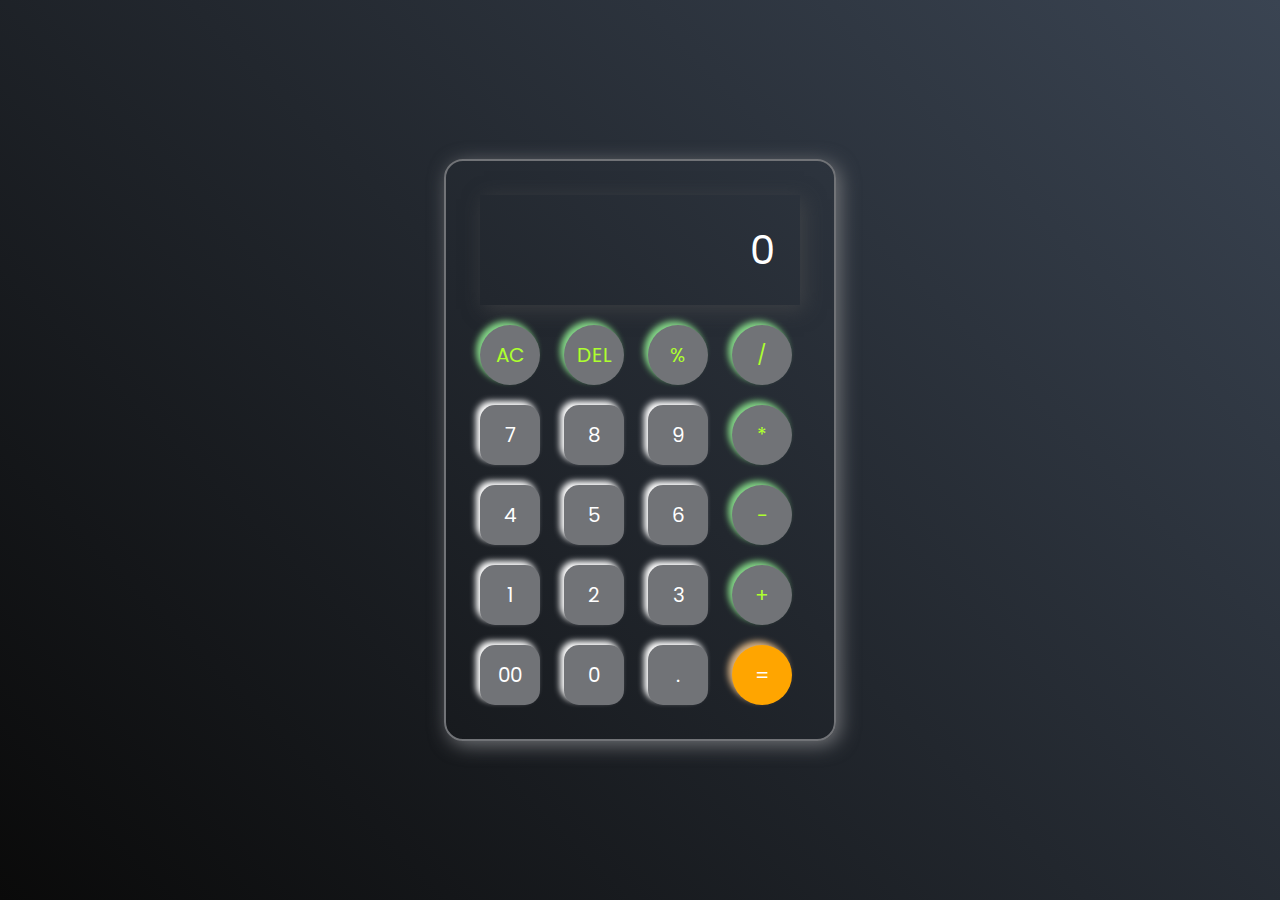
<file: calculator/index.html>
<!DOCTYPE html>
<html lang="en">
<head>
    <meta charset="UTF-8">
    <meta name="viewport" content="width=device-width, initial-scale=1.0">

    <link rel="stylesheet" href="style.css">
    <title>Calculator</title>
</head>
<body>
    <div class="calculator">
        <input type="text" placeholder="0" id="inputbox">

        <div>
            <button class="operator">AC</button>
            <button class="operator">DEL</button>
            <button class="operator">%</button>
            <button class="operator">/</button>
            
        </div>
        <div>
            <button>7</button>
            <button>8</button>
            <button>9</button>
            <button class="operator">*</button>
            
        </div>
        <div>
            <button>4</button>
            <button>5</button>
            <button>6</button>
            <button class="operator">-</button>
            
        </div>
        <div>
            <button>1</button>
            <button>2</button>
            <button>3</button>
            <button  class="operator">+</button>
            
        </div>
        <div>
            <button>00</button>
            <button>0</button>
            <button>.</button>
            <button class="equalto">=</button>
            
        </div>
    </div>

    <script src="script.js"></script>
    
</body>
</html>
</file>
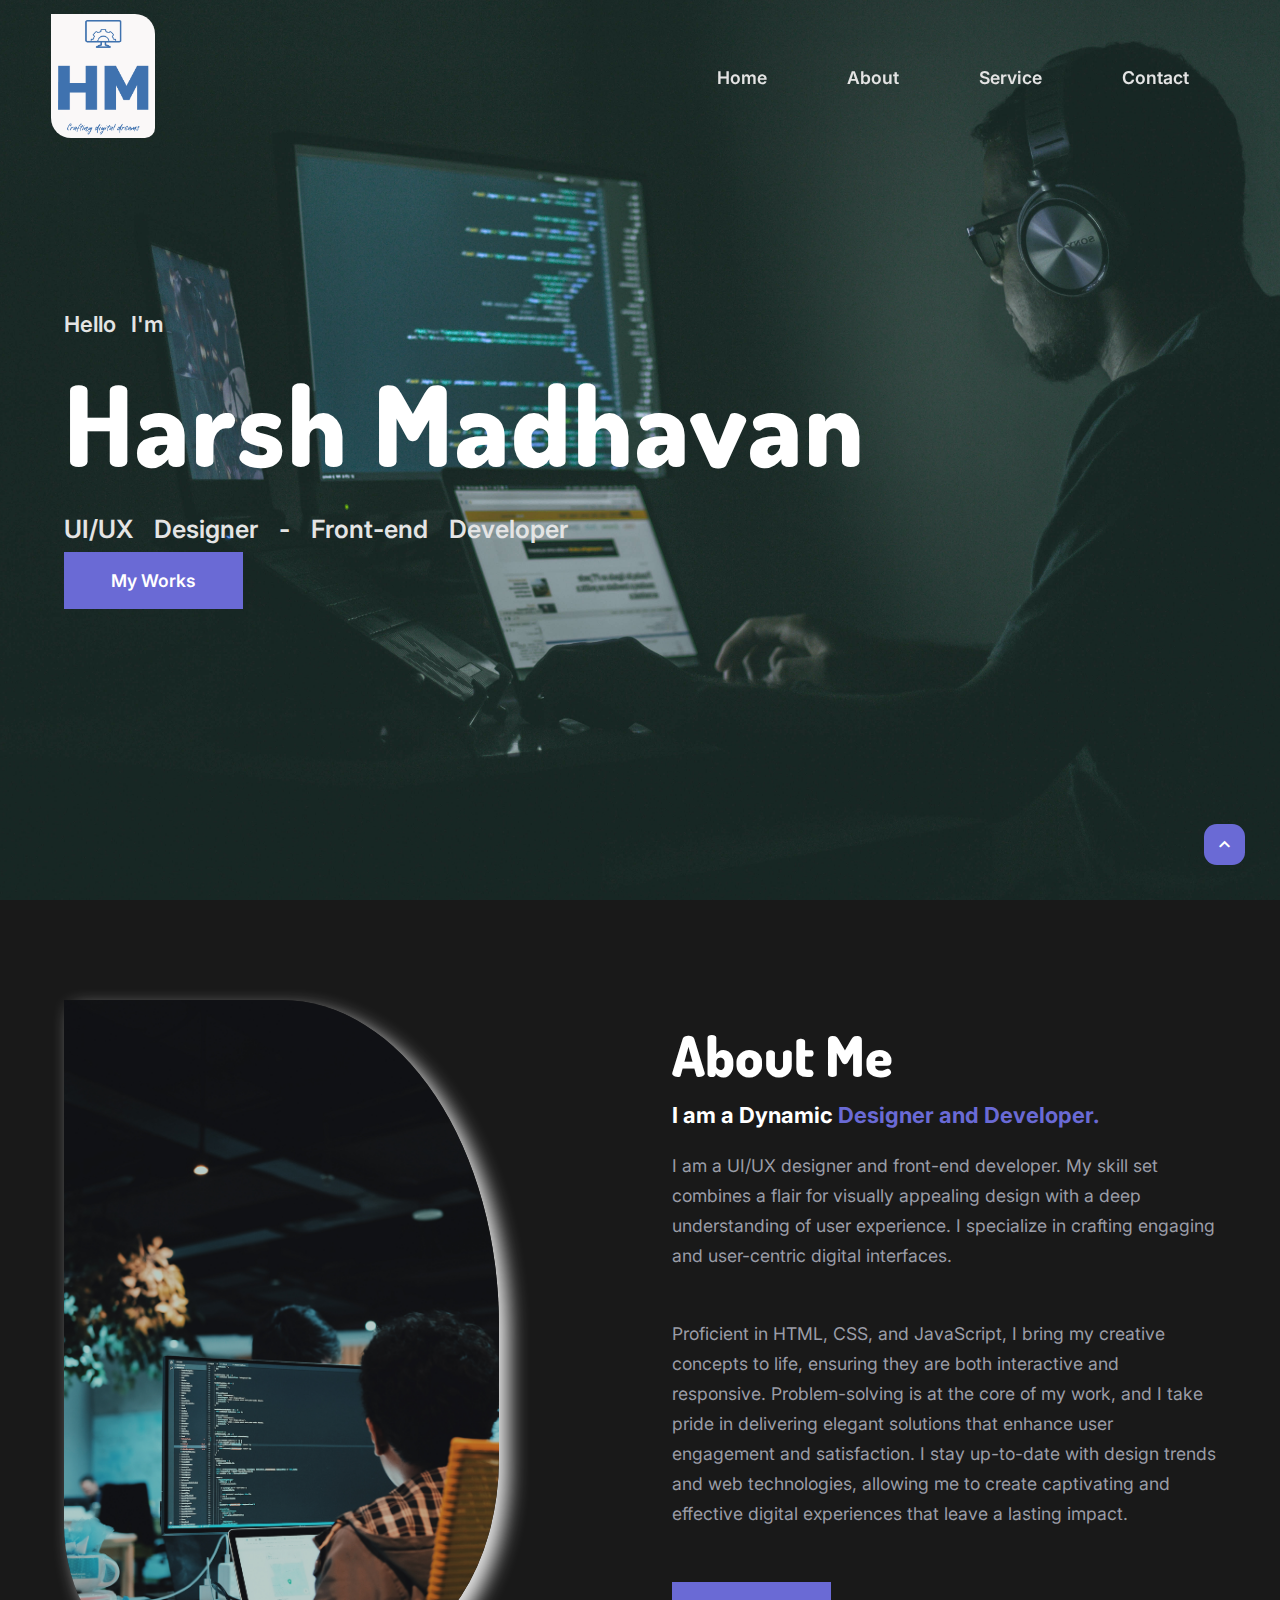
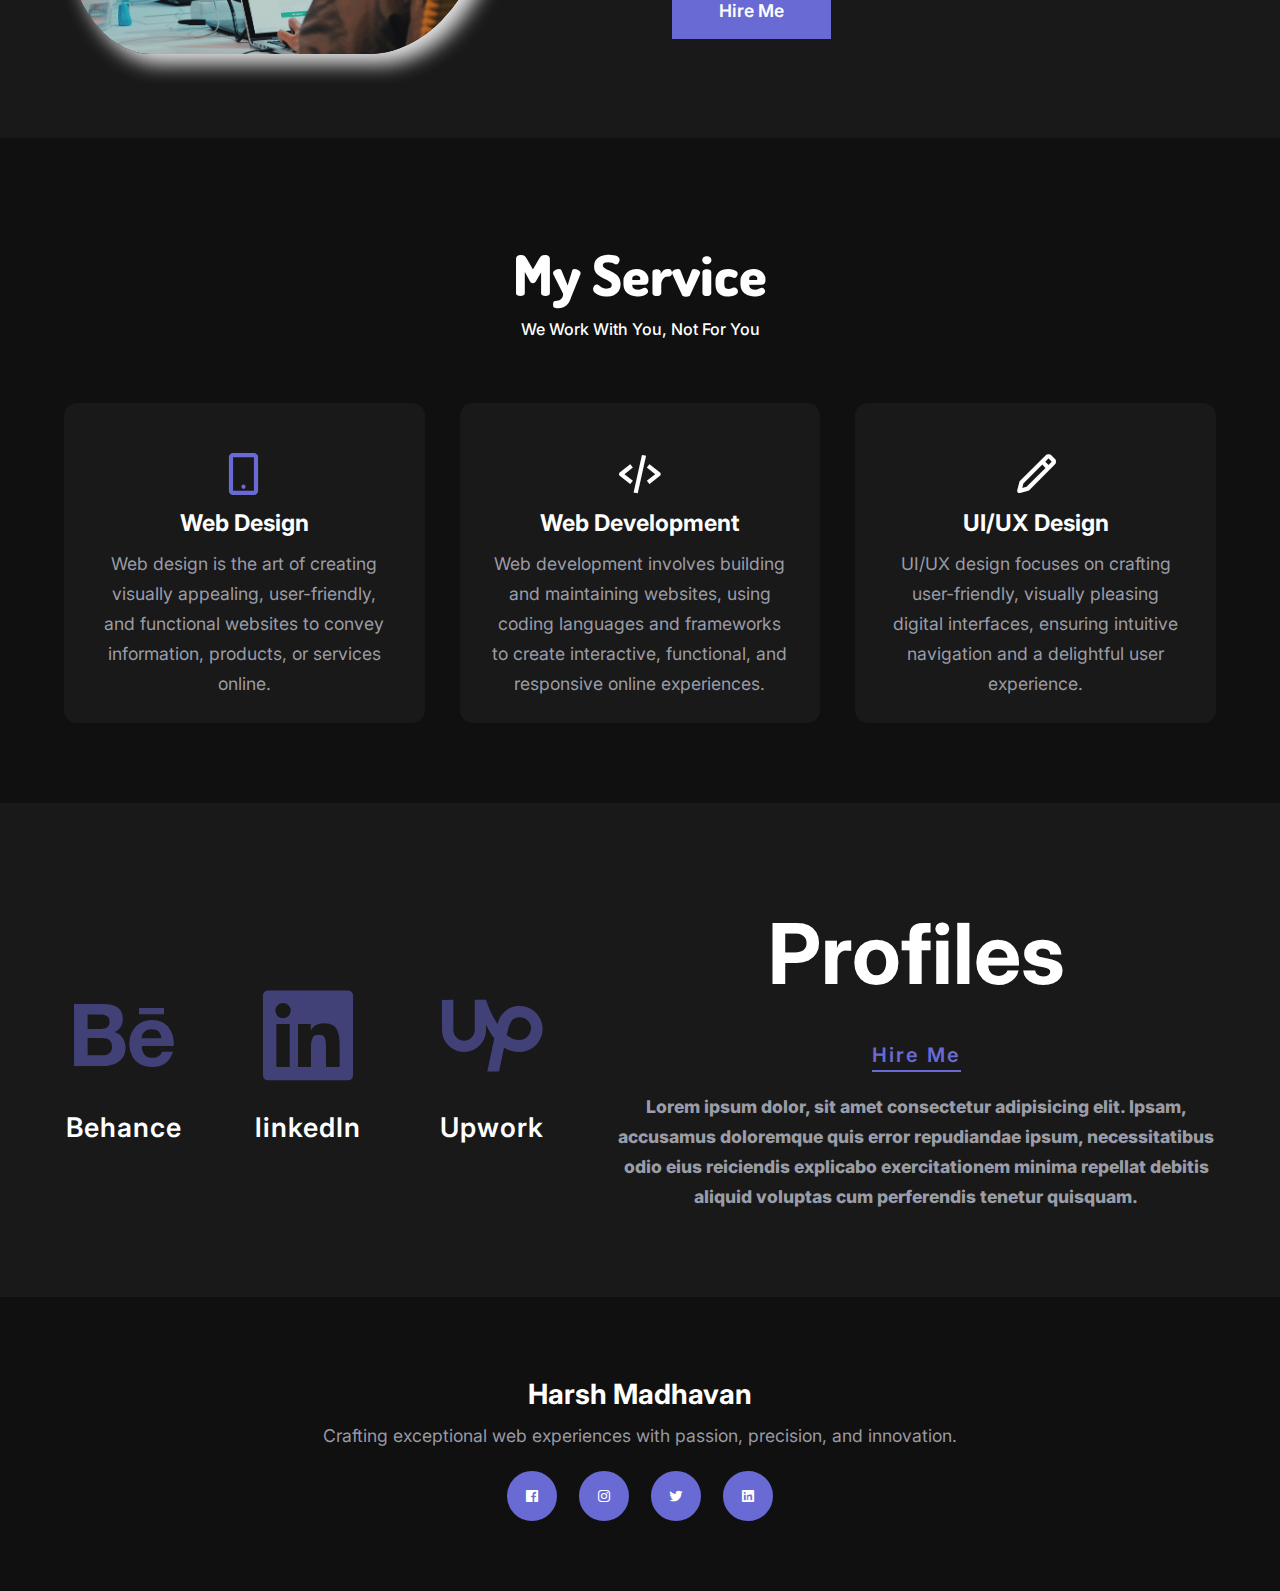
<file: Task-1 Portfolio/index.html>
<!DOCTYPE html>
<html lang="en">
<head>
    <meta charset="UTF-8">
    <meta name="viewport" content="width=device-width, initial-scale=1.0">
    <title>Portfolio</title>
    <link rel="icon" href="people.png">

    <link rel="stylesheet" href="style.css">

    <!-- Box Icon Links -->
    <link rel="stylesheet" href="https://unpkg.com/boxicons@latest/css/boxicons.min.css">

    <!-- Google Fonts -->
    <link rel="preconnect" href="https://fonts.googleapis.com">
    <link rel="preconnect" href="https://fonts.gstatic.com" crossorigin>
    <link href="https://fonts.googleapis.com/css2?family=Borel&family=Dancing+Script:wght@700&family=Dosis:wght@500;600;700;800&family=Inter:wght@300;400;500;600;700;800;900&family=Merriweather:ital,wght@1,300&family=Poppins:wght@300&display=swap" rel="stylesheet">
</head>
<body>
    <header>
        <a href="#" class="logo"><img src="logo.png" ></a>
        <div class="bx bx-menu" id="menu-icon"></div>

        <ul class="navlist">
            <li><a href="#home">Home</a></li>
            <li><a href="#about">About</a></li>
            <li><a href="#service">Service</a></li>
            <!-- <li><a href="#portfolio">Portfolio</a></li> -->
            <!-- <li><a href="#blog">Blog</a></li> -->
            <li><a href="#contact">Contact</a></li>
        </ul>
    </header>

    <section class="home" id="home">
        <div class="hero-text">
            <h3>Hello I'm</h3>
            <h1>Harsh Madhavan</h1>
            <h4>UI/UX Designer  -  Front-end Developer</h4>
            <a href="#" class="btn">My Works</a>
        </div>
    </section>

    <section class="about" id="about">
        <div class="about-img">
            <img src="img1.jpg" alt="">
        </div>
        <div class="about-text">
            <h2>About Me</h2>
            <h5>I am a Dynamic<span> Designer  and Developer.</span></h5>

            <p>I am a UI/UX designer and front-end developer. My skill set combines a flair for visually appealing design with a deep understanding of user experience. I specialize in crafting engaging and user-centric digital interfaces.</p>
            <p>Proficient in HTML, CSS, and JavaScript, I bring my creative concepts to life, ensuring they are both interactive and responsive. Problem-solving is at the core of my work, and I take pride in delivering elegant solutions that enhance user engagement and satisfaction. I stay up-to-date with design trends and web technologies, allowing me to create captivating and effective digital experiences that leave a lasting impact.</p>

            <a href="#" class="btn">Hire Me</a>

        </div>
    </section>

    <section class="service" id="service">
        <div class="text-center">
            <h2>My Service</h2>
            <h4>We Work With You, Not For You</h4>
        </div>

        <div class="service-item">
            <div class="service-box">
                <i class='bx bx-mobile-alt'></i>
                <h3>Web Design</h3>
                <p>Web design is the art of creating visually appealing, user-friendly, and functional websites to convey information, products, or services online.</p>

                <!-- <a href="#" class="s-btnn">Read More</a> -->
            </div>

            <div class="service-box">
                <i class='bx bx-code-alt' style='color:#ffffff' ></i>
                <h3>Web Development</h3>
                <p>Web development involves building and maintaining websites, using coding languages and frameworks to create interactive, functional, and responsive online experiences.</p>

                <!-- <a href="#" class="s-btnn">Read More</a> -->
            </div>

            <div class="service-box">
                <i class='bx bx-pencil' style='color:#ffffff' ></i>
                <h3>UI/UX Design</h3>
                <p>UI/UX design focuses on crafting user-friendly, visually pleasing digital interfaces, ensuring intuitive navigation and a delightful user experience.</p>

                <!-- <a href="#" class="s-btnn">Read More</a> -->
            </div>


        </div>
    </section>

    <Section class="contact" id="contact">
        <div class="left-contact">
            <div class="in">
                <i class='bx bxl-behance'></i>
                <h4>Behance</h4>
            </div>

            <div class="in">
                <i class='bx bxl-linkedin-square'></i>
                <h4>linkedIn</h4>
            </div>

            <div class="in">
                <i class='bx bxl-upwork'></i>
                <h4>Upwork</h4>
            </div>

            <div class="right-contact">
                <h2>Profiles</h2>
                <a href="#">Hire Me</a>
                <P>Lorem ipsum dolor, sit amet consectetur adipisicing elit. Ipsam, accusamus doloremque quis error repudiandae ipsum, necessitatibus odio eius reiciendis explicabo exercitationem minima repellat debitis aliquid voluptas cum perferendis tenetur quisquam.</P>
            </div>
        </div>
    </Section>

    <section class="end-section" id="end-section">
        <h3>Harsh Madhavan</h3>
        <p>Crafting exceptional web experiences with passion, precision, and innovation.</p>
        <div class="end-icons" >
            <a href="#"><i class='bx bxl-facebook-square'></i></a>
            <a href="#"><i class='bx bxl-instagram'></i></a>
            <a href="#"><i class='bx bxl-twitter'></i></a>
            <a href="#"><i class='bx bxl-linkedin-square'></i></a>
        </div>
    </section>

    <a href="#" class="scroll-bttn"><i class='bx bx-chevron-up'></i></a>


<script src="script.js"></script>    
</body>
</html>
</file>
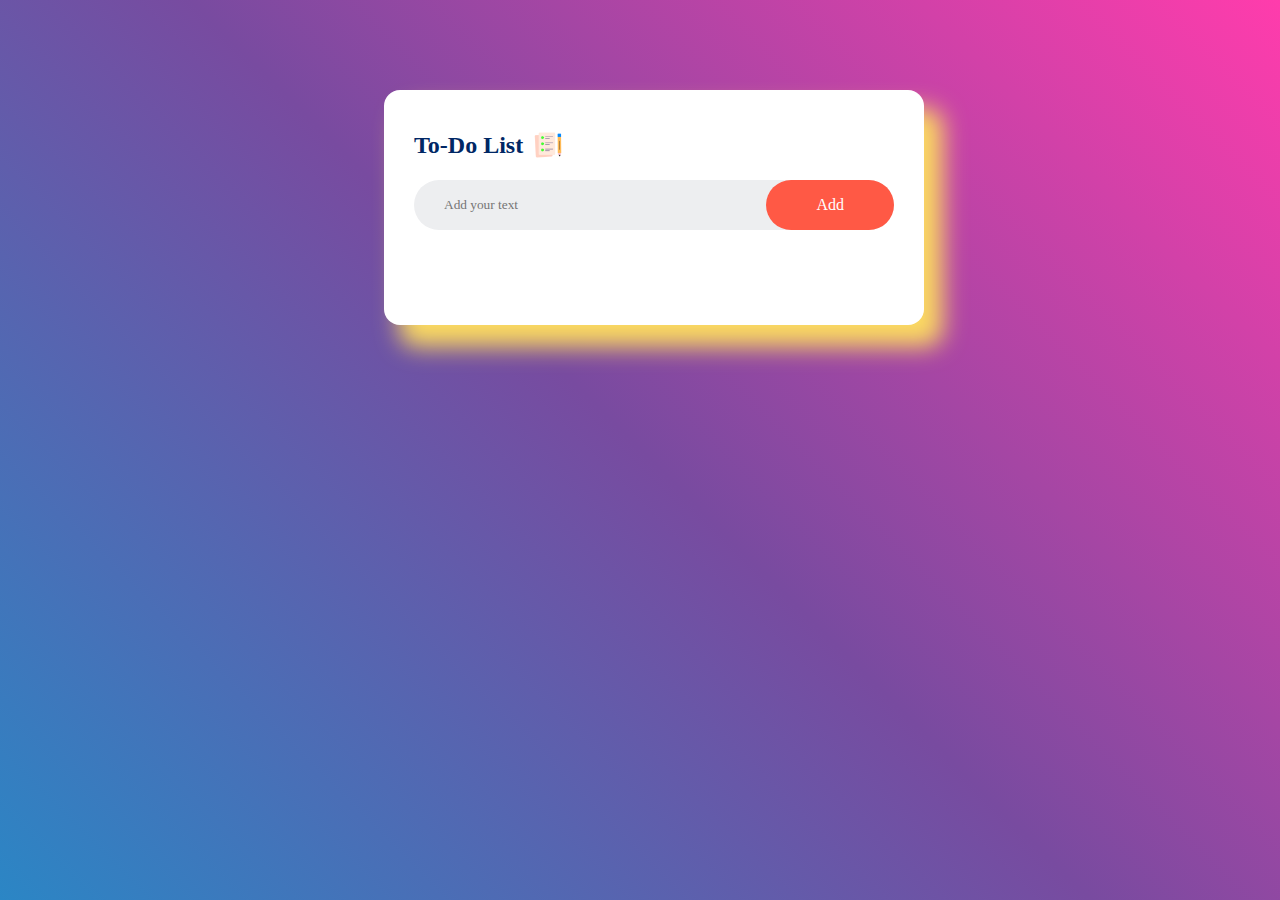
<file: Task-2 To-Do List/index.html>
<!DOCTYPE html>
<html lang="en">
<head>
    <meta charset="UTF-8">
    <meta name="viewport" content="width=device-width, initial-scale=1.0">
    <title>To-Do List</title>
    <link rel="icon" href="icon1.png">

    <link rel="stylesheet" href="style.css">
</head>
<body>
    <div class="container">
        <div class="to-do">
            <h2>To-Do List <img src="icon.png" alt=""></h2>
            <div class="row">
                <input type="text"  id="input-box" placeholder="Add your text">
                <button onclick="AddTask()">Add</button>
            </div>
            <ul id="list-container">
                <!-- <li class="checked">Task 1</li>
                <li>Task 2</li>
                <li>Task 3</li> -->
            </ul>
        </div>
    </div>
    <script src="script.js"></script>
</body>
</html>
</file>
<file: calculator/style.css>
@import url('https://fonts.googleapis.com/css2?family=Borel&family=Poppins:wght@300&display=swap');


*{
    margin: 0;
    padding: 0;
    box-sizing: border-box;
    font-family: 'Poppins', sans-serif;

}

body{
    width: 100%;
    height: 100vh;
    display: flex;
    justify-content: center;
    align-items: center;
    background: linear-gradient(45deg,#0a0a0a,#3a4452);
}

.calculator{
    border: 2px solid #717377;
    padding: 24px;
    border-radius:19px ;
    background: transparent;
    box-shadow: 4px 4px 19px rgba(113, 115, 119, 1);
    
}

input{
    width: 320px;
    border: none;
    padding: 25px;
    margin: 10px ;
    background: transparent;
    box-shadow: 4px 4px 19px rgba(84, 84, 84, 0.5);
    font-size: 40px; 
    text-align: right;
    cursor: pointer;
    color: #ffffff;
}

input::placeholder{
    color: #ffffff;

}

button{
    border: none;
    width: 60px;
    height: 60px;
    margin: 10px;
    border-radius: 15px;
    background: #717377 ;
    color: #ffffff;
    font-size: 20px;
    box-shadow: -4px -4px 6px rgba(255, 255, 255, 1);
    cursor: pointer;
}

.equalto{
    border-radius: 50%;
    background-color: orange;
    box-shadow: -4px -4px 6px rgb(214, 177, 132);
}

.operator{
    border-radius: 50%;
    color: greenyellow;
    box-shadow: -4px -4px 6px rgb(132, 214, 135);
}
</file>
<file: Task-1 Portfolio/style.css>
*{
    padding: 0;
    margin: 0;
    box-sizing: border-box;
    font-family: 'Inter', sans-serif;
    list-style: none;
    text-decoration: none;
    scroll-behavior: smooth;
    border: none;
    outline: none;  
}

:root{
    --bg-color: #191919;
    --secont-bg-color: #101010;
    --main-color: #6a6ad5;
    --text-color: #fff;
    --second-color: #e4e4e4;
    --other-color:#c6c9d8bf;

    --h1-font: 7rem;
    --h2-font:3.5rem;
    --p-font: 1.1rem;
}

body{
    color: var(--text-color);
    background: var(--bg-color);
  
}

header{
    position: fixed;
    top: 0;
    right: 0;
    z-index: 1000;
    width: 100%;
    display: flex;
    align-items: center;
    justify-content: space-between;
    background: transparent;
    padding: 28px 11%;
    border-bottom: 1px solid transparent;
    transition: all ease .50s;
}

.logo img{
    height: 30%;
    width: 30%;
    border-radius: 0px 20px 10px 20px;
}

.navlist{
    display: flex;
}

.navlist a{
    color: var(--second-color);
    font-size: var(--p-font);
    font-weight: 600;
    margin: 0 40px;
    transform: all ease .40s;
}

.navlist a:hover{
    color: var(--main-color);
}

#menu-icon{
    font-size: 42px;
    color: var(--text-color);
    z-index: 10001;
    cursor: pointer;
    display: none;
}

section{
    padding: 120px 19% 100px;
}

.home{
    position: relative;
    min-height: 100vh;
    width: 100%;
    background: url("back.jpg");
    background-size: cover;
    background-position: center;
    display: flex;
    align-items: center;
    justify-content: flex-start;
}

.hero-text h3{
    color: var(--second-color);
    font-size: 22px;
    font-weight: 600;
    margin-bottom: 15px;
    word-spacing: 10px;
}

.hero-text h1{
    font-family: 'Dosis', sans-serif;
    font-size: var(--h1-font);
    color: var(--text-color);
    font-weight: 800;
    margin-bottom: 20px;
    letter-spacing: 2px; 
}

.hero-text h4{
    color: var(--second-color);
    font-size: 25px;
    font-weight: 600;
    word-spacing: 15px;
    margin-bottom: 3.5px;
}

.btn{
    display: inline-block;
    padding: 16px 45px;
    margin-top: 5px;
    background: var(--main-color);
    color: var(--text-color);
    font-size: var(--p-font);
    font-weight: 600;
    border: 2px solid var(--main-color);
    transition: all ease .50s;

}

.btn:hover{
    transform: translateX(5px);
    background: transparent;
    border: 2px solid var(--main-color);
}

header.sticky{
    padding: 15px 11%;
    background: #000;
    border-bottom: 1px solid #4e5055;
}

.about{
    display: grid;
    grid-template-columns: repeat(auto-fit, minmax(200px,auto));
    align-items: center;
    gap: 4rem;
}

.about-img img{
    width: 80%;
    height: auto;
    border-radius: 0 50% 30% 20%;
    box-shadow: 10px 10px 19px #e4e4e4;
}

.about-text h2{
    font-family: 'Dosis', sans-serif;
    font-size: var(--h2-font);
    font-weight: 800;
    margin-bottom: 10px;
}

.about-text h5{
    font-size: 22px;
    margin-bottom: 20px;
    line-height: 1.4;
}

span{
    color: var(--main-color);
}

.about-text p{
    color: var(--other-color);
    font-size: var(--p-font);
    line-height: 30px;
    margin-bottom: 3rem;

}

.service{
    background: var(--secont-bg-color);
}

.text-center{
    text-align: center;
}

.text-center h2{
    font-family: 'Dosis', sans-serif;
    font-size: var(--h2-font);
    font-weight: 800;
    margin-bottom: 10px;
}

.text-center h4{
    font-size: h4;
    font-weight: 500;
}

.service-item{
    display: grid;
    grid-template-columns: repeat(auto-fit, minmax(250px,auto));
    align-items: center;
    gap: 2.2rem;
    text-align: center;
    margin-top: 4rem;
}

.service-box{
    height: 20rem;
    padding: 45px 30px;
    background: var(--bg-color);
    border-radius: .8rem;
    border: 1px solid transparent;
    cursor: pointer;
    transition: all ease .50s;

    text-align: center;
    padding-bottom: 20px;
}

.service i{
    font-size: 50px;
    color: var(--main-color);
    margin-bottom: 10px;
}

.service h3{
    font-size: 23px;
    font-weight: 700;
    margin-bottom: 12px;
}

.service p{
    color: var(--other-color);
    font-size: var(--p-font);
    line-height: 30px;
    max-block-size: 1.5rem;
    margin-bottom: 10px;
}

.s-btnn{
    display: inline-block;
    padding: 9px 24px;
    background-color: var(--main-color);
    color: var(--text-color);
    font-size: 15px;
    font-weight: 500;
    border: 2px solid var(--main-color);
    transition: all ease .50s;
   
}

.s-btnn:hover{
    transform: scale(1.1);
    background: transparent;
    border: 2px solid var(--main-color );
}

.service-box:hover{
    transform: translateY(-8px);
    border: 1px solid #4e5055;
}

.contact{
    display: grid;
    grid-template-columns: repeat(auto-fit, minmax(200px,auto));
    align-items: center;
    gap: 5rem;
}

.left-contact{
    display: flex;
    align-items: center;
    text-align: center;
    gap: 4rem;
}

.in i{
    color: var(--main-color);
    opacity: .5;
    font-size: 120px;
    margin-bottom: 15px;
    transition: all ease .40s;
}

.in i:hover{
    opacity: 1;
    cursor: pointer;
}

.in h4{
    font-size: 27px;
    font-weight: 600;
    letter-spacing: 1px;

}

.right-contact{
    font-family: 'Dosis', sans-serif;
    font-size: var(--h2-font);
    font-weight: 800;
    margin-bottom: 5px;
}

.right-contact a{
    display: inline-block;
    color: var(--main-color);
    font-size: 20px;
    font-weight: 600;
    margin-bottom: 20px;
    letter-spacing: 2px;
    border-bottom: 2px solid var(--main-color);
    padding: 3px 0;
    transition: all ease .40s;
}

.right-contact a:hover{
    transform: translateY(-5px);
    color: var(--text-color);
    border-bottom: 2px solid var(--text-color)  ;
}

.right-contact p{
    color: var(--other-color);
    font-size: var(--p-font);
    line-height: 30px;
}

.end-section{
    padding: 80px 19% 70px;
    background: var(--secont-bg-color);
    display: flex;
    align-items: center;
    flex-direction: column;
    text-align: center;
}

.end-section h3{
    font-size: 28px;
    font-weight: 700;
    margin-bottom: 10px;
}

.end-section p{
    color: var(--other-color);
    font-size: var(--p-font);
    line-height: 30px;
    margin-bottom: 20px;
}

.end-section i{
    height: 50px;
    width: 50px;
    background: var(--main-color);
    color: var(--text-color);
    border: 2px solid var(--main-color);
    display: inline-flex;
    align-items: center;
    justify-content: center;
    font-style: 20px;
    border-radius: 50%;
    margin: 0 9px;
    transition: all ease .50s;
}

.end-section i:hover{
    transform: translateY(-5px);
    background: transparent;
    border: 2px solid var(--main-color);
}

.scroll-bttn i{
    position: fixed;
    right: 2.2rem;
    bottom: 2.2rem;
    color: var(--text-color);
    background: var(--main-color);
    font-size: 23px;
    padding: 9px;
    border-radius: 0.8rem;
}

@media (max-width:1600px){
    header{
        padding: 14px 4%;
    }

    header.sticky{
        padding: 8px 4%;
    }

    section{
        padding: 100px 5% 80px;
    }
}

@media (max-width:1200px){
    .home{
        min-height: 90vh;
    }
    .navlist a{
        margin: 0 20px;
    }
    :root{
        --h1-font: 5rem;
        --h2-font: 3.1rem;
        --p-font: 1rem;
    }
}

@media (max-width:1060px){
    .about{
        grid-template-columns: 1fr;
    }
    .about-img{
        text-align: center;
        order: 2;
    }
    .about-img img{
        max-width: 100%;
        width: 600px;
        height: auto;
    }
    .service-item{
        grid-template-columns: repeat(auto-fit, minmax(350px, auto));
    }
    .contact{
        grid-template-columns: 1fr;
    }
    .left-contact{
        margin: auto;
    }
}

@media (max-width:870px){
    #menu-icon{
        display: block;
    }
    .navlist{
        position: absolute;
        top: -800px;
        right: 0;
        left: 0;
        display: flex;
        flex-direction: column;
        background: #000;
        padding: 20px 0;
        text-align: left;
        transition: all .50s ease;
    }
    .navlist a{
        display: block;
        font-size: 22px;
        padding: 12px 0;
    }
    .navlist.open{
        top: 100%;
    }
}

@media (max-width:660px){
    .home{
        min-height: 80vh;
    }
    :root{
        --h1-font: 3.8rem;
        --h2-font: 2.7rem;
        --p-font: 15px;
    }
    .hero-text h4{
        font-size: 18px;
        word-spacing: 10px;
        margin-bottom: 30px;
    }
    .btn{
        padding: 10px 35px;
    }
    .left-contact{
        gap: 3rem;
    }
    .in i{
        font-size: 80px;
    }
    .in h4{
        font-size: 20px;
    }
}

@media (max-width:460px){
    :root{
        --h1-font:3.5rem;
        --h2-font:2.5rem;
    }
    .hero-text h4{
        font-size: 16px;
        word-spacing: 7px;
    }
}
</file>
<file: Task-2 To-Do List/style.css>
*{
    margin: 0;
    padding: 0;
    font-family: 'popins', 'sans-serif';
    box-sizing: border-box;
}

.container{
    height: 100vh;
    width: 100%;
    background-color: #FF3CAC;
    background-image: linear-gradient(225deg, #FF3CAC 0%, #784BA0 50%, #2B86C5 100%);
    
}    

.to-do{
    width: 100%;
    max-width: 540px;
    background: #fff;
    padding: 40px 30px 70px;
    border-radius: 16px;
    box-shadow:17px 20px 23px 2px #FBDA61 ;
    margin-left: 30%;
    margin-right: 30%;
   position: absolute;
   top: 10%;
    
}

.to-do h2{
    color: #002765;
    display: flex;
    align-items: center;
    margin-bottom: 20px;
}

.to-do img{
    width: 30px;
    margin-left: 10px;
}

.row{
    display: flex;
    align-items: center;
    justify-content: space-between;
    background: #edeef0 ;
    border-radius: 30px;
    padding-left: 20px;
    margin-bottom: 25px;

}

input{
    flex: 1;
    border: none;
    outline: none;
    background: transparent;
    padding: 10px;
    font-weight: 14px;

}

button{
    border: none;
    outline: none;
    padding: 16px 50px;
    background: #ff5945;
    color: #fff;
    font-size: 16px;
    cursor: pointer;
    border-radius: 50px;
}
   
ul li{

    font-size: 17px;
    list-style: none;
    padding: 12px 8px 12px 50px;
    user-select: none;
    cursor: pointer;        
    position: relative;

}

ul li::before{
    content: '';
    position: absolute;
    height: 28px ;
    width: 28px;
    border-radius: 50%;
    background-image: url(unchecked.png);
    background-size: cover;
    background-position: center;
    top: 12px;
    left: 8px;
}

ul li.checked{
    color: #555;
    text-decoration: line-through;
}

ul li.checked::before{
    background-image: url(checked.png);
}

ul li span{
    position: absolute;
    right: 0;
    top: 5px;
    width: 40px;
    height: 40px;
    font-size: 22px;
    color:#555;
    line-height: 40px;
    text-align: center;
    border-radius: 50%;
}

ul li span:hover{
    background: #edeef0;

}
</file>
